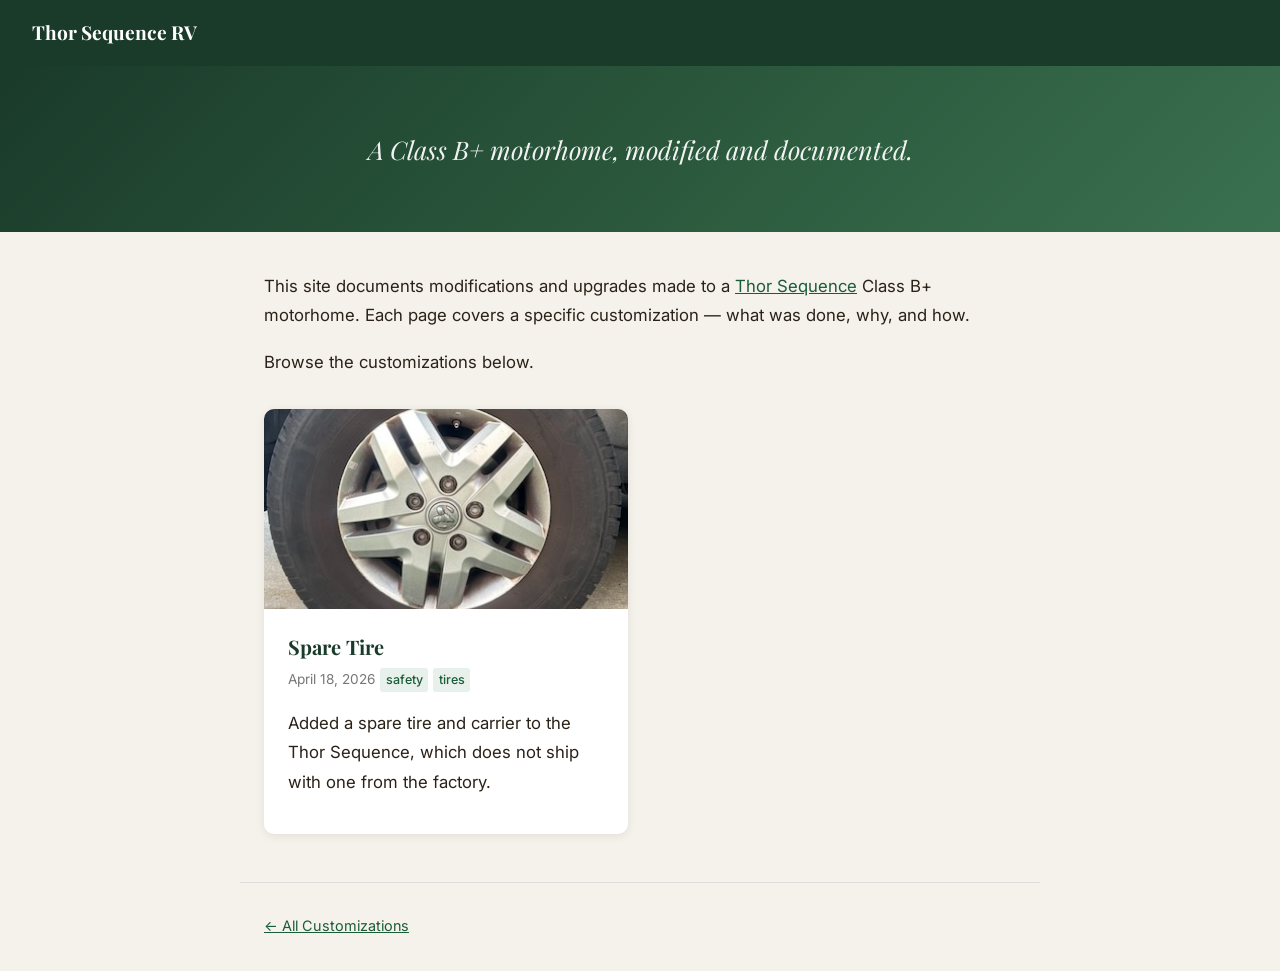
<file: docs/index.html>
<!DOCTYPE html>
<html lang="en">
<head>
  <meta charset="UTF-8">
  <meta name="viewport" content="width=device-width, initial-scale=1.0">
  <title>Thor Sequence RV — Thor Sequence RV</title>
  <link rel="preconnect" href="https://fonts.googleapis.com">
  <link rel="preconnect" href="https://fonts.gstatic.com" crossorigin>
  <link href="https://fonts.googleapis.com/css2?family=Playfair+Display:ital,wght@0,400;0,700;1,400&family=Inter:wght@400;500&display=swap" rel="stylesheet">
  <link rel="stylesheet" href="./assets/style.css">
</head>
<body>
  <header>
    <a href="./index.html" class="site-title">Thor Sequence RV</a>
    <nav></nav>
  </header>
  <section class="hero"><p class="hero-tagline">A Class B+ motorhome, modified and documented.</p></section>
  <main>
    <h1>Thor Sequence RV</h1>
    <p>This site documents modifications and upgrades made to a <a href="https://www.thorindustries.com/brands/thor-motor-coach/sequence">Thor Sequence</a> Class B+ motorhome. Each page covers a specific customization — what was done, why, and how.</p>

<p>Browse the customizations below.</p>

<div class="cards">
<article class="card">
  <img class="card-thumb" src="customizations/spare-tire/images/tire.jpeg" alt="Spare Tire">
  <div class="card-body">
    <h2><a href="customizations/spare-tire/index.html">Spare Tire</a></h2>
    <p class="card-meta"><time datetime="2026-04-18">April 18, 2026</time><span class="tag">safety</span><span class="tag">tires</span></p>
    <p>Added a spare tire and carrier to the Thor Sequence, which does not ship with one from the factory.</p>
  </div>
</article>
</div>
  </main>
  <footer>
    <p><a href="./index.html">← All Customizations</a></p>
  </footer>
</body>
</html>
</file>
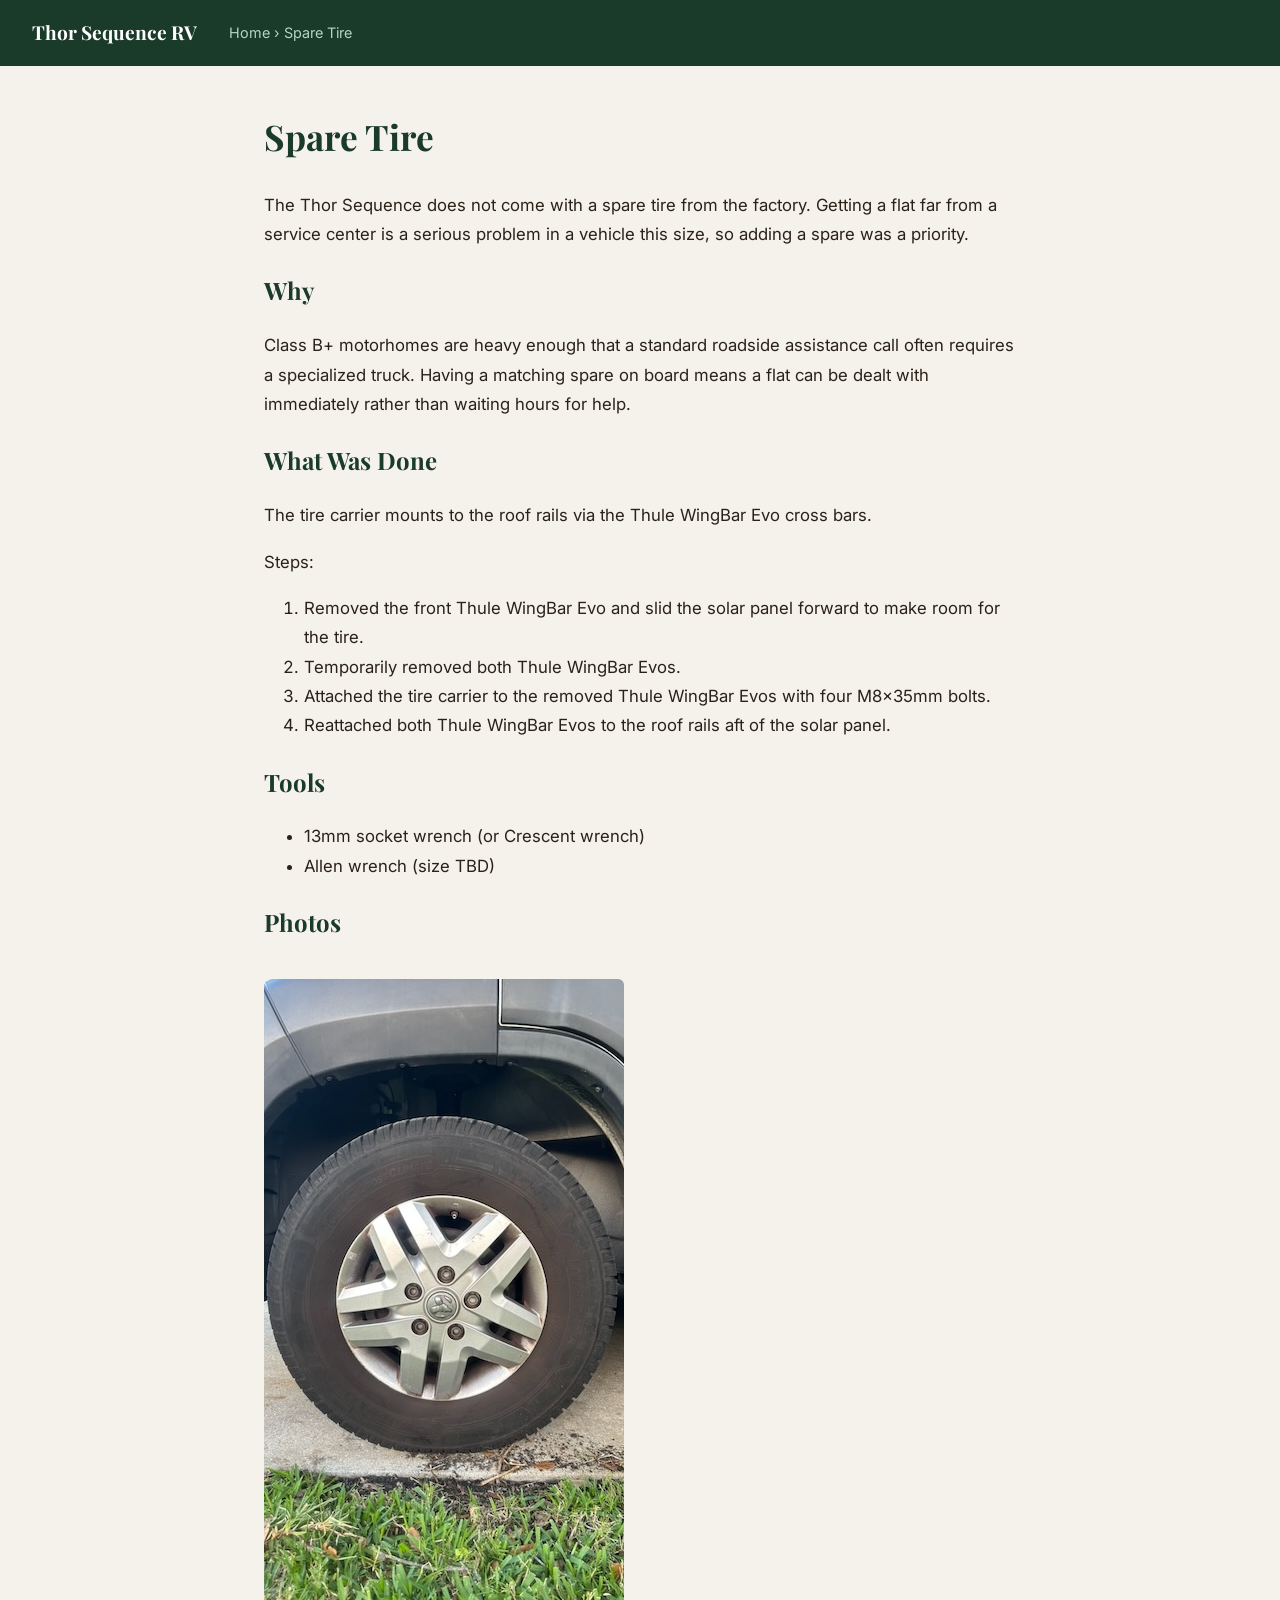
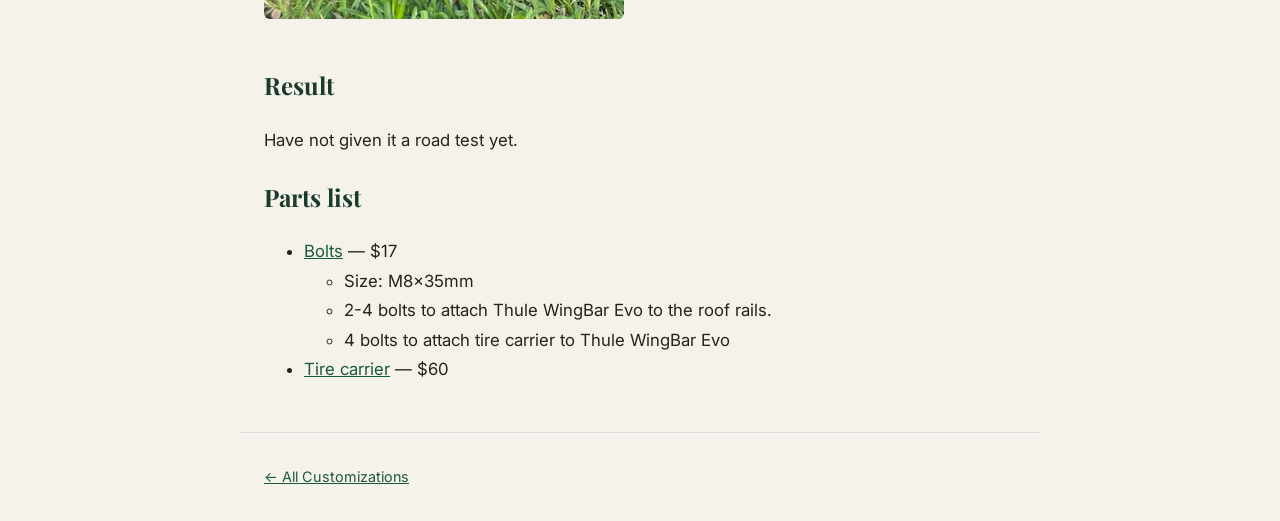
<file: docs/customizations/spare-tire/index.html>
<!DOCTYPE html>
<html lang="en">
<head>
  <meta charset="UTF-8">
  <meta name="viewport" content="width=device-width, initial-scale=1.0">
  <title>Spare Tire — Thor Sequence RV</title>
  <link rel="preconnect" href="https://fonts.googleapis.com">
  <link rel="preconnect" href="https://fonts.gstatic.com" crossorigin>
  <link href="https://fonts.googleapis.com/css2?family=Playfair+Display:ital,wght@0,400;0,700;1,400&family=Inter:wght@400;500&display=swap" rel="stylesheet">
  <link rel="stylesheet" href="../../assets/style.css">
</head>
<body>
  <header>
    <a href="../../index.html" class="site-title">Thor Sequence RV</a>
    <nav><a href="../../index.html">Home</a> › <span>Spare Tire</span></nav>
  </header>

  <main>
    <h1>Spare Tire</h1>
    <p>The Thor Sequence does not come with a spare tire from the factory. Getting a flat far from a service center is a serious problem in a vehicle this size, so adding a spare was a priority.</p>

<h2>Why</h2>

<p>Class B+ motorhomes are heavy enough that a standard roadside assistance call often requires a specialized truck. Having a matching spare on board means a flat can be dealt with immediately rather than waiting hours for help.</p>

<h2>What Was Done</h2>

<p>The tire carrier mounts to the roof rails via the Thule WingBar Evo cross bars.</p>

<p>Steps:</p>

<ol>
  <li>Removed the front Thule WingBar Evo and slid the solar panel forward to make room for the tire.</li>
  <li>Temporarily removed both Thule WingBar Evos.</li>
  <li>Attached the tire carrier to the removed Thule WingBar Evos with four M8x35mm bolts.</li>
  <li>Reattached both Thule WingBar Evos to the roof rails aft of the solar panel.</li>
</ol>

<h2>Tools</h2>

<ul>
  <li>13mm socket wrench (or Crescent wrench)</li>
  <li>Allen wrench (size TBD)</li>
</ul>

<h2>Photos</h2>

<p><img src="images/tire.jpeg" alt="Spare tire mounted on carrier"></p>

<h2>Result</h2>

<p>Have not given it a road test yet.</p>

<h2>Parts list</h2>

<ul>
  <li><a href="https://amzn.to/4sNrlWH">Bolts</a> — $17
    <ul>
      <li>Size: M8x35mm</li>
      <li>2-4 bolts to attach Thule WingBar Evo to the roof rails.</li>
      <li>4 bolts to attach tire carrier to Thule WingBar Evo</li>
    </ul>
  </li>
  <li><a href="https://amzn.to/487S60t">Tire carrier</a> — $60</li>
</ul>
  </main>
  <footer>
    <p><a href="../../index.html">← All Customizations</a></p>
  </footer>
</body>
</html>
</file>
<file: docs/assets/style.css>
*, *::before, *::after { box-sizing: border-box; }

body {
  font-family: 'Inter', system-ui, sans-serif;
  font-size: 1.05rem;
  line-height: 1.75;
  color: #2a2218;
  background: #f5f2eb;
  margin: 0;
  padding: 0;
}

h1, h2, h3, h4 {
  font-family: 'Playfair Display', Georgia, serif;
}

header {
  background: #1a3a2a;
  color: #fff;
  padding: 1rem 2rem;
  display: flex;
  align-items: center;
  gap: 2rem;
}

.site-title {
  color: #fff;
  text-decoration: none;
  font-size: 1.2rem;
  font-weight: 700;
  white-space: nowrap;
  font-family: 'Playfair Display', Georgia, serif;
}

header nav {
  font-size: 0.9rem;
  color: #b8d4c0;
}

header nav a {
  color: #b8d4c0;
  text-decoration: none;
}

header nav a:hover {
  color: #fff;
}

/* Hero banner */
.hero {
  background: linear-gradient(135deg, #1a3a2a 0%, #2d5c3f 60%, #3a7050 100%);
  color: #fff;
  padding: 4rem 2rem;
  text-align: center;
}

.hero-tagline {
  font-family: 'Playfair Display', Georgia, serif;
  font-size: 1.6rem;
  font-weight: 400;
  font-style: italic;
  margin: 0 auto;
  max-width: 560px;
  opacity: 0.93;
  line-height: 1.5;
}

/* Hide the redundant h1 on pages that have a hero */
.hero + main > h1 {
  display: none;
}

main {
  max-width: 800px;
  margin: 2.5rem auto;
  padding: 0 1.5rem;
}

h1 { font-size: 2.2rem; margin-top: 0; color: #1a3a2a; }
h2 { font-size: 1.5rem; color: #1a3a2a; }
h3 { font-size: 1.2rem; color: #1a3a2a; }

a { color: #1a5c38; }
a:hover { color: #0d3320; }

img {
  max-width: 100%;
  height: auto;
  border-radius: 6px;
  margin: 1rem 0;
}

/* Cards grid */
.cards {
  display: grid;
  grid-template-columns: repeat(auto-fill, minmax(300px, 1fr));
  gap: 1.5rem;
  margin-top: 2rem;
}

.card {
  border: none;
  border-radius: 10px;
  background: #fff;
  box-shadow: 0 2px 10px rgba(0, 0, 0, 0.08);
  overflow: hidden;
  transition: box-shadow 0.2s ease, transform 0.2s ease;
  display: flex;
  flex-direction: column;
}

.card:hover {
  box-shadow: 0 8px 28px rgba(0, 0, 0, 0.14);
  transform: translateY(-3px);
}

.card-thumb {
  width: 100%;
  height: 200px;
  object-fit: cover;
  display: block;
  margin: 0;
  border-radius: 0;
}

.card-body {
  padding: 1.25rem 1.5rem;
  flex: 1;
}

.card h2 { margin: 0 0 0.25rem; font-size: 1.25rem; }
.card h2 a { text-decoration: none; color: #1a3a2a; }
.card h2 a:hover { text-decoration: underline; color: #1a5c38; }

.card-meta {
  font-size: 0.85rem;
  color: #777;
  margin: 0 0 0.75rem;
}

.tag {
  display: inline-block;
  background: #e8f0eb;
  color: #1a5c38;
  border-radius: 3px;
  padding: 0.1em 0.45em;
  font-size: 0.78rem;
  margin-left: 0.4em;
  font-weight: 500;
}

footer {
  max-width: 800px;
  margin: 3rem auto 2rem;
  padding: 1rem 1.5rem 0;
  font-size: 0.9rem;
  border-top: 1px solid #ddd;
  color: #666;
}

footer a { color: #1a5c38; }

@media (max-width: 640px) {
  header { flex-direction: column; align-items: flex-start; gap: 0.5rem; }
  h1 { font-size: 1.7rem; }
  .hero { padding: 2.5rem 1.5rem; }
  .hero-tagline { font-size: 1.25rem; }
  .cards { grid-template-columns: 1fr; }
}
</file>
